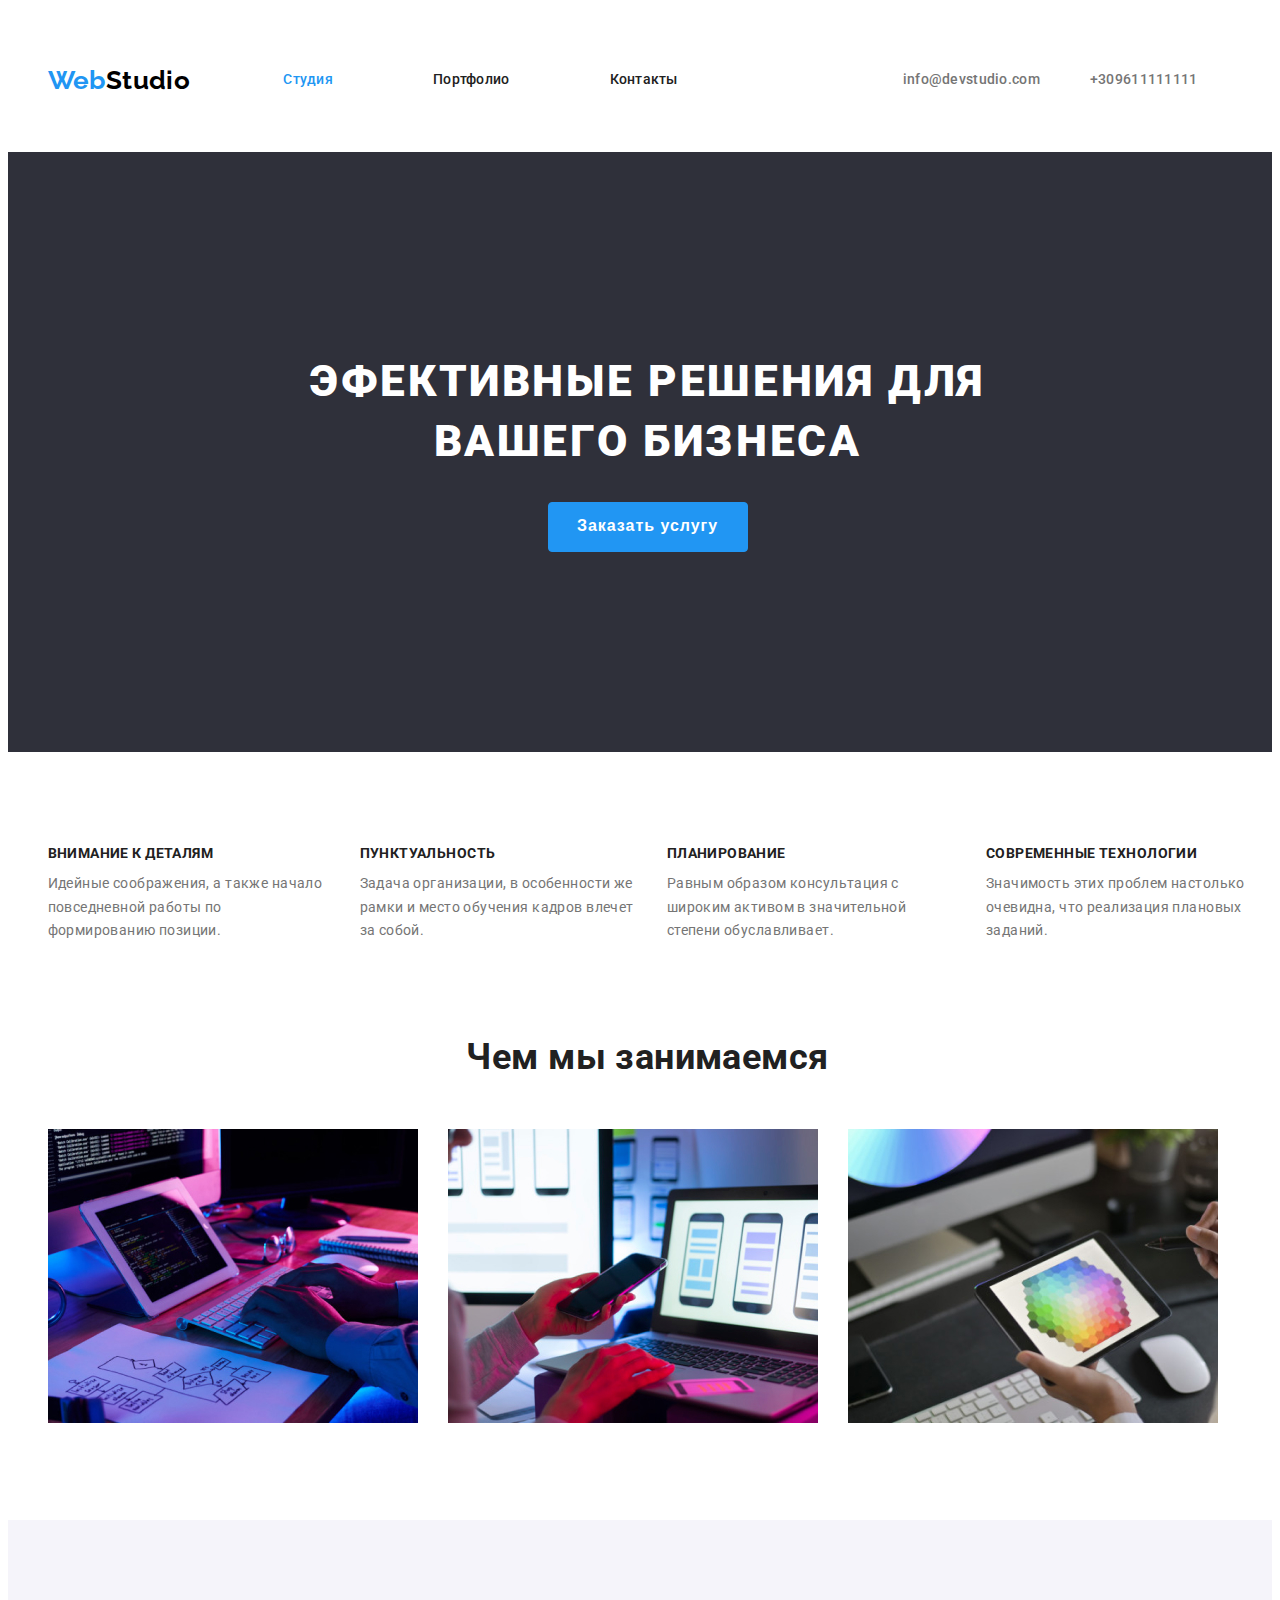
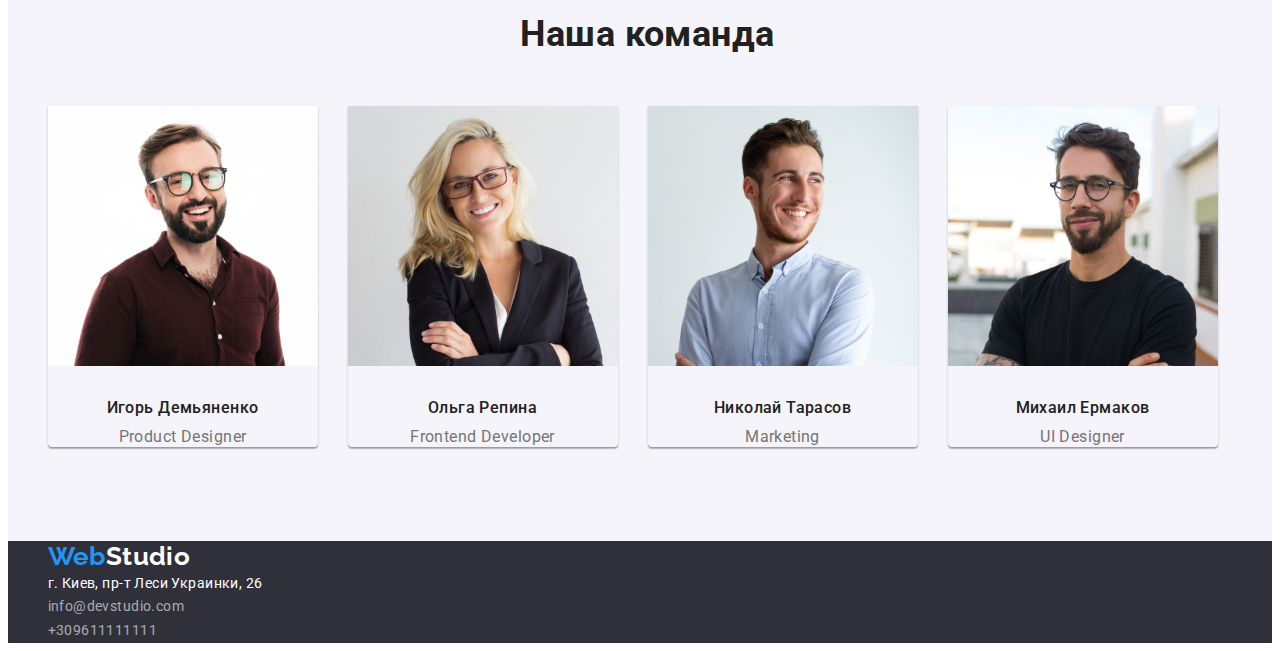
<file: index.html>
<!DOCTYPE html>
<html lang="ru">
  <head>
    <meta charset="UTF-8" />
    <meta http-equiv="X-UA-Compatible" content="IE=edge" />
    <meta name="viewport" content="width=device-width, initial-scale=1.0" />
    <title>WebStudio</title>
    <link
      href="https://fonts.googleapis.com/css2?family=Raleway:wght@700&family=Roboto:wght@400;500;700;900&display=swap"
      rel="stylesheet"
    />
    <link
      rel="stylesheet"
      href="https://cdnjs.cloudflare.com/ajax/libs/modern-normalize/1.1.0/modern-normalize.min.css"
      integrity="sha512-wpPYUAdjBVSE4KJnH1VR1HeZfpl1ub8YT/NKx4PuQ5NmX2tKuGu6U/JRp5y+Y8XG2tV+wKQpNHVUX03MfMFn9Q=="
      crossorigin="anonymous"
      referrerpolicy="no-referrer"
    />
    <link rel="stylesheet" href="./css/style.css" />
  </head>
  <body>
    <div class="container">
      <header>
        <nav class="navigation main-nav">
          <a href="" class="logo"
            ><span class="accent-web">Web</span
            ><span class="accent-studio">Studio</span>
          </a>
          <ul class="site-nav">
            <li class="item">
              <a href="./index.html" class="nav studio current">Студия</a>
            </li>
            <li class="item">
              <a href="./portfolio.html" class="nav portfolio">Портфолио</a>
            </li>
            <li class="item"><a href="" class="nav cont">Контакты</a></li>
          </ul>

          <ul class="contacts-header">
            <li class="contacts item">
              <a
                href="mailto:info@devstudio.com"
                class="section-title contacts mail"
                >info@devstudio.com</a
              >
            </li>
            <li class="contacts item">
              <a href="tel:+309611111111" class="section-title contacts tel"
                >+309611111111</a
              >
            </li>
          </ul>
        </nav>
      </header>
    </div>

    <main>
      <!-- Герой-->
      <section class="bg-hero">
        <div class="container">
          <h1 class="section-title hero-tittle">
            ЭФЕКТИВНЫЕ РЕШЕНИЯ ДЛЯ ВАШЕГО БИЗНЕСА
          </h1>
          <button type="button" class="hero-button">Заказать услугу</button>
        </div>
      </section>

      <!--секция feature-->
      <section class="section">
        <div class="container">
          <h2 class="visually-hidden">О нас</h2>
          <!-- На макете нет, рещил назвать так-->
          <ul class="tittle-text">
            <li class="feature-box">
              <h3 class="section-title tittle">Внимание к деталям</h3>
              <p class="text">
                Идейные соображения, а также начало повседневной работы по
                формированию позиции.
              </p>
            </li>
            <li class="feature-box">
              <h3 class="section-title tittle">Пунктуальность</h3>
              <p class="text">
                Задача организации, в особенности же рамки и место обучения
                кадров влечет за собой.
              </p>
            </li>
            <li class="feature-box">
              <h3 class="section-title tittle">Планирование</h3>
              <p class="text">
                Равным образом консультация с широким активом в значительной
                степени обуславливает.
              </p>
            </li>
            <li>
              <h3 class="section-title tittle">Современные технологии</h3>
              <p class="text">
                Значимость этих проблем настолько очевидна, что реализация
                плановых заданий.
              </p>
            </li>
          </ul>
        </div>
      </section>

      <!--Чем занимаемся-->
      <section class="section section-work">
        <div class="container">
          <h2 class="section-title work">Чем мы занимаемся</h2>
          <ul class="examples">
            <li class="examples-img">
              <img
                src="./images/work.jpg"
                alt="image"
                width="370"
                height="294"
              />
            </li>
            <li class="examples-img">
              <img
                src="./images/work(2).jpg"
                alt="image"
                width="370"
                height="294"
              />
            </li>
            <li class="examples-img">
              <img
                src="./images/work(3).jpg"
                alt="image"
                width="370"
                height="294"
              />
            </li>
          </ul>
        </div>
      </section>

      <!--Наша команда-->
      <section class="section team-bg-color">
        <div class="container">
          <h2 class="section-title work">Наша команда</h2>
          <ul class="section-team">
            <li class="team-people">
              <img
                src="./images/img.jpg"
                alt="photo"
                width="270"
                height="260"
              />

              <h3 class="section-title team">Игорь Демьяненко</h3>
              <p class="description-team">Product Designer</p>
            </li>

            <li class="team-people">
              <img
                src="./images/img(1).jpg"
                alt="photo"
                width="270"
                height="260"
              />
              <h3 class="section-title team">Ольга Репина</h3>
              <p class="description-team">Frontend Developer</p>
            </li>

            <li class="team-people">
              <img
                src="./images/img(2).jpg"
                alt="photo"
                width="270"
                height="260"
              />
              <h3 class="section-title team">Николай Тарасов</h3>
              <p class="description-team">Marketing</p>
            </li>

            <li class="team-people">
              <img
                src="./images/img(3).jpg"
                alt="photo"
                width="270"
                height="260"
              />
              <h3 class="section-title team">Михаил Ермаков</h3>
              <p class="description-team">UI Designer</p>
            </li>
          </ul>
        </div>
      </section>
    </main>

    <footer class="bg-footer">
      <div class="container">
        <a href="" class="logo footer-logo"
          ><span class="web-footer">Web</span
          ><span class="studio-footer">Studio</span></a
        >
        <address>
          <ul>
            <li>
              <a href="" class="adress"> г. Киев, пр-т Леси Украинки, 26</a>
            </li>
            <li>
              <a href="mailto:info@devstudio.com" class="mail-tel"
                >info@devstudio.com</a
              >
            </li>
            <li>
              <a href="tel:+309611111111" class="mail-tel">+309611111111</a>
            </li>
          </ul>
        </address>
      </div>
    </footer>
  </body>
</html>
</file>
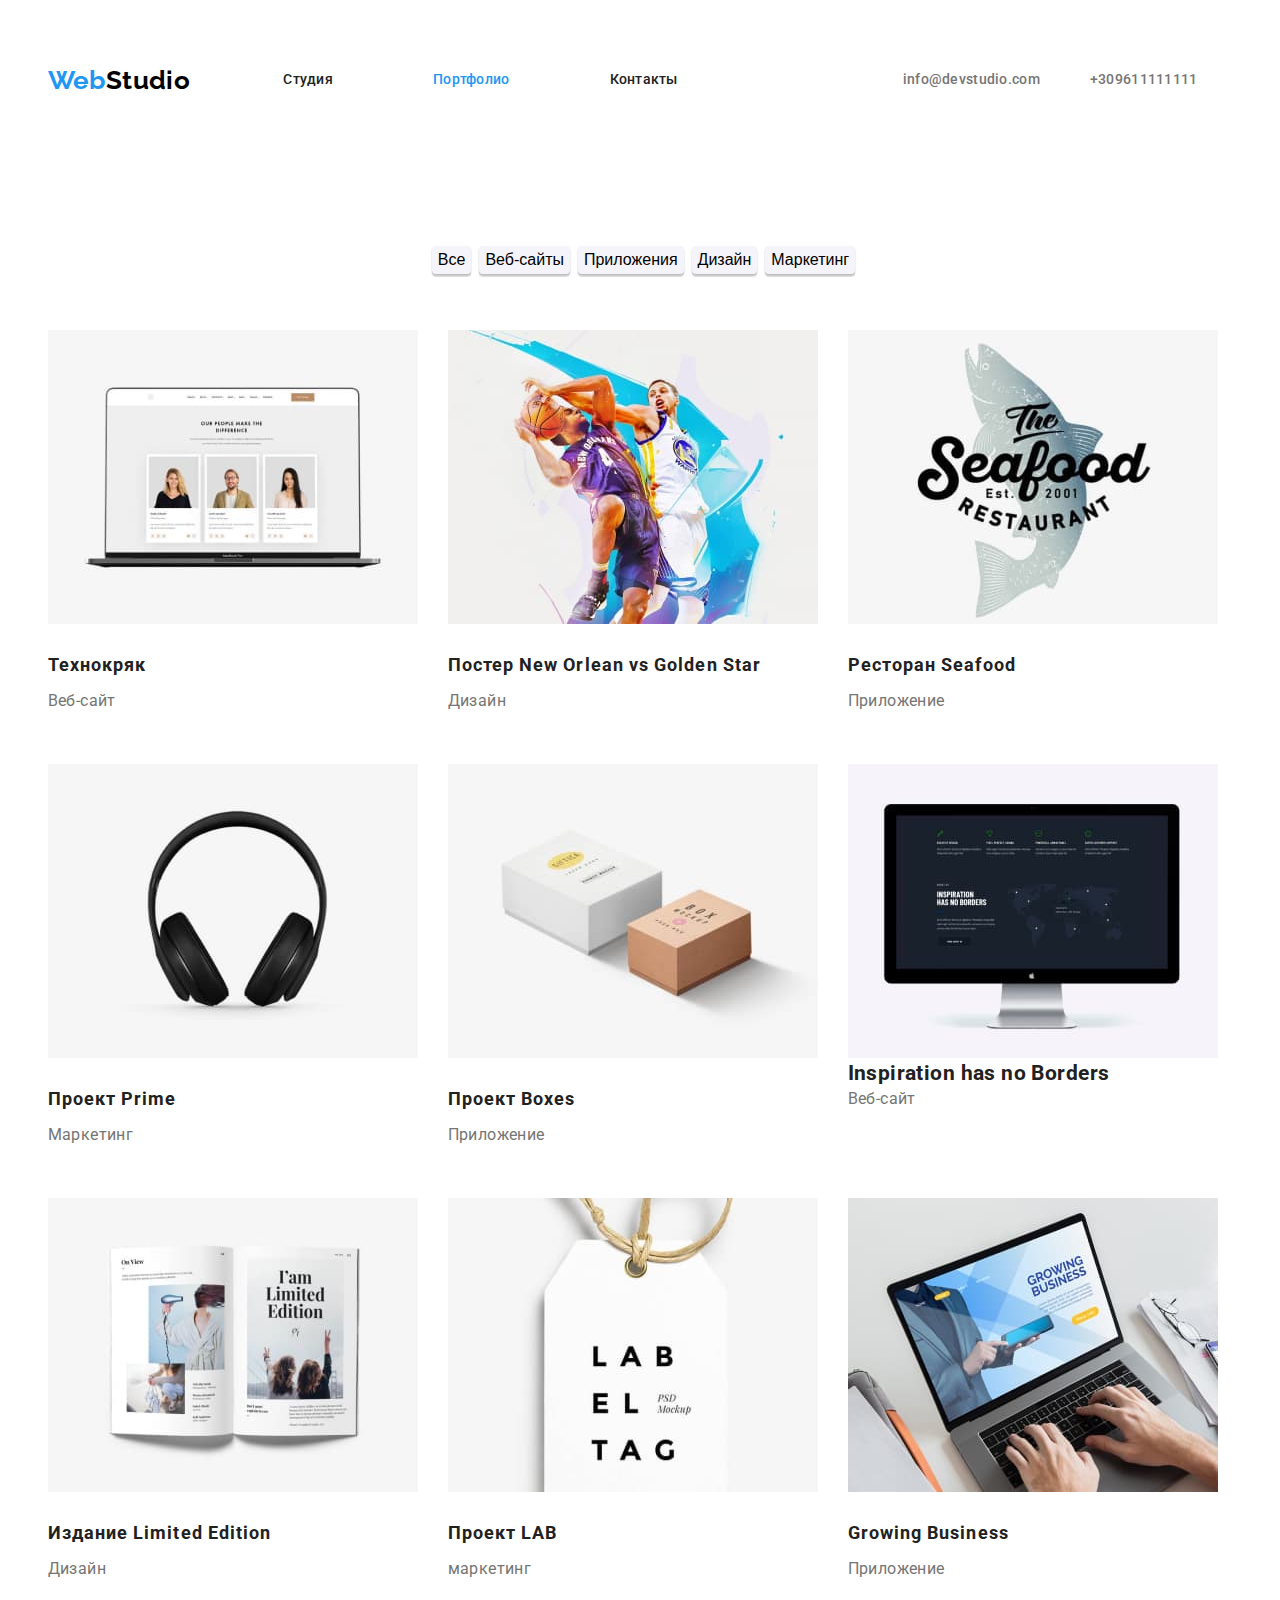
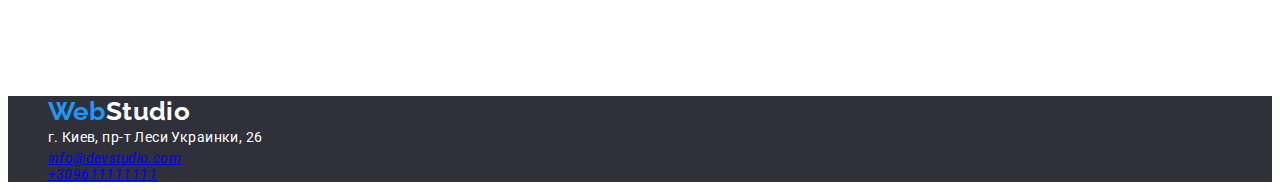
<file: portfolio.html>
<!DOCTYPE html>
<html lang="ru">
  <head>
    <meta charset="UTF-8" />
    <meta http-equiv="X-UA-Compatible" content="IE=edge" />
    <meta name="viewport" content="width=device-width, initial-scale=1.0" />
    <title>WebStudio</title>
    <link
      href="https://fonts.googleapis.com/css2?family=Raleway:wght@700&family=Roboto:wght@400;500;700&display=swap"
      rel="stylesheet"
    />
    <link rel="stylesheet" href="./css/style.css" />
  </head>
  <body>
    <div  class="container">
      <header>
        <nav class="navigation main-nav">
          <a href="" class="logo"><span class="accent-web">Web</span><span class="accent-studio">Studio</span> </a>
          <ul class="site-nav ">
            <li class="item"><a href="./index.html" class="nav studio ">Студия</a></li>
            <li class="item"><a href="./portfolio.html" class="nav portfolio current">Портфолио</a></li>
            <li class="item"><a href="" class="nav cont">Контакты</a></li>
          </ul>
        
        <ul class="contacts-header">
          <li class="contacts item">
            <a
              href="mailto:info@devstudio.com"
              class="section-title contacts mail"
              >info@devstudio.com</a
            >
          </li >
          <li class="contacts item">
            <a href="tel:+309611111111" class="section-title contacts tel"
              >+309611111111</a
            >
          </li>
        </ul>
      </nav>
      </header>
      </div>
  

    <main>
      <section class="section">
        <div class="container">
        <h2 class="visually-hidden">Фильтр страницы</h2>
        <ul class="portfolio-button">
          <li>
            <button type="button" class="text-button contacts-portfolio">
              <span class="text-color-button"> Все</span>
            </button>
          </li>
          <li>
            <button type="button" class="text-button contacts-portfolio">
              <span class="text-color-button">Веб-сайты </span>
            </button>
          </li>
          <li>
            <button type="button" class="text-button contacts-portfolio">
              <span class="text-color-button"> Приложения</span>
            </button>
          </li>
          <li>
            <button type="button" class="text-button contacts-portfolio">
              <span class="text-color-button"> Дизайн</span>
            </button>
          </li>
          <li>
            <button type="button" class="text-button contacts-portfolio">
              <span class="text-color-button"> Маркетинг</span>
            </button>
          </li>
        </ul>

        <ul class="cards-portfolio">
          <li class="description-cards" >
            <img src="./images/img(15).jpg" alt="" width="370" height="294" />
            <h2 class="section-title portfolio-title">Технокряк</h2>
            <p class="portfolio-text">Веб-сайт</p>
          </li>
          <li class="description-cards">
            <img src="./images/img(11).jpg" alt="" width="370" height="294" />
            <h2 class="section-title portfolio-title">
              Постер New Orlean vs Golden Star
            </h2>
            <p class="portfolio-text">Дизайн</p>
          </li>
          <li class="description-cards">
            <img src="./images/img(12).jpg" alt="" width="370" height="294" />
            <h2 class="section-title portfolio-title">Ресторан Seafood</h2>
            <p class="portfolio-text">Приложение</p>
          </li>
          <li class="description-cards">
            <img src="./images/img(13).jpg" alt="" width="370" height="294" />
            <h2 class="section-title portfolio-title">Проект Prime</h2>
            <p class="portfolio-text">Маркетинг</p>
          </li>
          <li class="description-cards">
            <img src="./images/img(4).jpg" alt="" width="370" height="294" />
            <h2 class="section-title portfolio-title">Проект Boxes</h2>
            <p class="portfolio-text">Приложение</p>
          </li>
          <li class="description-cards">
            <img src="./images/img(5).jpg" alt="" width="370" height="294" />
            <h2 class="section-title">Inspiration has no Borders</h2>
            <p class="portfolio-text">Веб-сайт</p>
          </li>
          <li class="description-cards">
            <img src="./images/img(6).jpg" alt="" width="370" height="294" />
            <h2 class="section-title portfolio-title">
              Издание Limited Edition
            </h2>
            <p class="portfolio-text">Дизайн</p>
          </li>
          <li class="description-cards">
            <img src="./images/img(7).jpg" alt="" width="370" height="294" />
            <h2 class="section-title portfolio-title">Проект LAB</h2>
            <p class="portfolio-text">маркетинг</p>
          </li>
          <li class="description-cards">
            <img src="./images/img(8).jpg" alt="" width="370" height="294" />
            <h2 class="section-title portfolio-title">Growing Business</h2>
            <p class="portfolio-text">Приложение</p>
          </li>
        </ul>
      </section>
    </div>
    </main>

    <footer class="bg-footer">
      <div class="container">
        <a href="" class="logo footer-logo"
          ><span class="web-footer">Web</span
          ><span class="studio-footer">Studio</span></a
        >
        <address>
          <ul>
            <li>
              <a href="" class="adress"> г. Киев, пр-т Леси Украинки, 26</a>
            </li>
            <li>
              <a href="mailto:info@devstudio.com" class="mail-footer"
                >info@devstudio.com</a
              >
            </li>
            <li>
              <a href="tel:+309611111111" class="tel-footer">+309611111111</a>
            </li>
          </ul>
        </address>
      </div>
    </footer>
  </body>
</html>
</file>
<file: css/style.css>
:root {
  --accent-color: #2196f3;
  --title-color: #212121;
  --text-color: #757575;
  --backgruond-color: #ffffff;
  --footer-bg-color: #2f303a;
  --team-bg-color: #f5f4fa;
}
ul {
  list-style: none;
}
h1,
h2,
h3,
ul,
li,
p {
  margin: 0;
  padding: 0;
}

body {
  background-color: var(--backgruond-color);
  font-family: Roboto, sans-serif;
  letter-spacing: 0.03em;
  font-size: 14px;
}

.section {
  color: var(--text-color);
  padding-top: 94px;
  padding-bottom: 94px;
}
.section-title {
  color: var(--title-color);
}
.container {
  width: 1200px;
  margin-left: auto;
  margin-right: auto;
  padding-left: 15px;
  padding-right: auto;
  /* outline: 2px solid tomato; */
}
.main-nav {
  display: flex;
  align-items: center;
}
/* Logo  */
.logo {
  font-family: Raleway, cursive;
  font-weight: 700;
  font-size: 26px;
  line-height: 1.19;
  text-decoration: none;
  font-style: normal;
  margin-right: 93px;
  padding-top: 24px;
  padding-bottom: 24px;
}
.accent-web {
  color: #2196f3;
}
.accent-studio {
  color: #000000;
}
.site-nav,
.item {
  color: var(--title-color);
  display: flex;
  margin-right: 50px;
  padding-top: 32px;
  padding-bottom: 32px;
}
.site-nav .item:last-child {
  margin-right: 0;
}

.nav {
  color: var(--title-color);
}

.site-nav .nav:focus,
.site-nav .nav:hover,
.site-nav .nav.current {
  color: var(--accent-color);
}
/* студия */
.studio {
  font-weight: 500;
  line-height: 1.14;
  letter-spacing: 0.02em;
  text-decoration: none;
}

/*Портфолио*/
.portfolio {
  font-weight: 500;
  line-height: 1.14;
  letter-spacing: 0.02em;
  text-decoration: none;
}
.current-p {
  color: var(--accent-color);
}

/* Контакты навигации */
.cont {
  font-weight: 500;

  line-height: 1.14;
  letter-spacing: 0.02em;
  text-decoration: none;
}

/* contacts */
.contacts {
  color: var(--text-color);
}
.contacts:hover,
.contacts:focus {
  color: var(--accent-color);
}
.contacts-header {
  display: flex;
  margin-left: auto;
}
.site-nav .item + .item {
  margin-left: 50px;
}
.mail {
  font-weight: 500;

  line-height: 1.14;
  letter-spacing: 0.02em;
  text-decoration: none;
}
.tel {
  font-weight: 500;

  line-height: 1.14;
  letter-spacing: 0.02em;
  text-decoration: none;
}

/* Hero tittle */
.hero-tittle {
  font-weight: 900;
  font-size: 44px;
  line-height: 1.36;
  color: var(--backgruond-color);
  text-align: center;
  letter-spacing: 0.06em;
  text-transform: uppercase;
  margin-bottom: 40px;
  width: 696px;
  margin: 0 auto;
  margin-bottom: 30px;
}
.bg-hero {
  background-color: var(--footer-bg-color);
  text-align: center;
  padding-top: 200px;
  padding-bottom: 200px;
}
.hero-button {
  color: var(--backgruond-color);
  background-color: var(--accent-color);
  border: 1px solid var(--accent-color);
  border-radius: 4px;
  width: 200px;
  height: 50px;
  font-weight: 700;
  font-size: 16px;
  line-height: 1.8;
  align-items: center;
  text-align: center;
  letter-spacing: 0.06em;
}

/* О нас */
.visually-hidden {
  position: absolute;
  width: 1px;
  height: 1px;
  margin: -1px;
  padding: 0;
  overflow: hidden;
  border: 0;
  clip: rect(0 0 0 0);
}

.tittle {
  font-weight: 700;
  font-size: 14px;
  line-height: 1.14;
  text-transform: uppercase;
  margin-bottom: 10px;
}

.text {
  line-height: 1.71;
}
.tittle-text {
  display: flex;
}
.feature-box {
  margin-right: 30px;
}

/* Чем занимаемся */
.section-work {
  padding-top: 0;
}
.work {
  font-weight: 700;
  font-size: 36px;
  line-height: 1.16;
  text-align: center;
  margin-bottom: 50px;
}
.examples {
  display: flex;
}

.examples-img {
  margin-right: 30px;
  display: block;
  height: auto;
  max-width: 100%;
}
.examples-img:last-child {
  margin-right: 0;
}

/* Команда*/
.team-bg-color {
  background-color: var(--team-bg-color);
}
.section-team {
  display: flex;
}
.team {
  text-align: center;
  font-weight: 500;
  font-size: 16px;
  line-height: 1.18;
  margin-bottom: 10px;
  margin-top: 30px;
}
.team-img {
  display: block;
  height: auto;
  max-width: 100%;
  margin-right: 30px;
}

.description-team {
  font-size: 16px;
  line-height: 1.18;
  text-align: center;
}
.team-people {
  margin-right: 30px;

  box-shadow: 0px 1px 3px rgba(0, 0, 0, 0.12), 0px 1px 1px rgba(0, 0, 0, 0.14),
    0px 2px 1px rgba(0, 0, 0, 0.2);
  border-radius: 0px 0px 4px 4px;
}
.team-people:last-child {
  margin-right: 0;
}

/* Footer */
.bg-footer {
  background-color: #2f303a;
}
.footer-logo {
  padding: 0;

  margin-bottom: 20px;
}
.web-footer {
  color: #2196f3;
}
.studio-footer {
  color: var(--backgruond-color);
}

.adress {
  line-height: 1.7;
  text-decoration: none;
  font-style: normal;
  color: var(--backgruond-color);
  margin-bottom: 9px;
}
.mail-tel {
  line-height: 1.7;
  text-decoration: none;
  font-style: normal;
  color: rgba(255, 255, 255, 0.6);
}

/* Страница Портфолио */

.portfolio-title {
  font-weight: 700;
  font-size: 18px;
  line-height: 2;
  letter-spacing: 0.06em;
  margin-bottom: 4px;
  margin-top: 20px;
}
.portfolio-text {
  font-size: 16px;
  line-height: 1.8;
}

/* Навигация Портфолио */

.text-button {
  font-weight: 500;
  font-size: 16px;
  line-height: 1.6;
  background-color: #f5f4fa;
  border: none;
  box-shadow: 0px 3px 1px rgba(0, 0, 0, 0.1), 0px 1px 2px rgba(0, 0, 0, 0.08),
    0px 2px 2px rgba(0, 0, 0, 0.12);
  border-radius: 4px;
}

.contacts-portfolio:hover,
.contacts-portfolio:focus {
  background-color: var(--accent-color);
}
.contacts-portfolio:last-child {
  margin-right: 8px;
}

.portfolio-button {
  display: flex;
  margin-bottom: 56px;
  justify-content: center;
}

.text-color-button:hover,
.text-color-button:focus {
  color: var(--backgruond-color);
}
.cards-portfolio {
  display: flex;
  flex-wrap: wrap;
}
.description-cards {
  width: 370px;
  height: 404px;
  margin-right: 30px;
  margin-bottom: 30px;
}
.description-cards:nth-child(3n) {
  margin-right: 0;
}
.description-cards:nth-last-child(-n + 3) {
  margin-bottom: 0;
}
</file>
